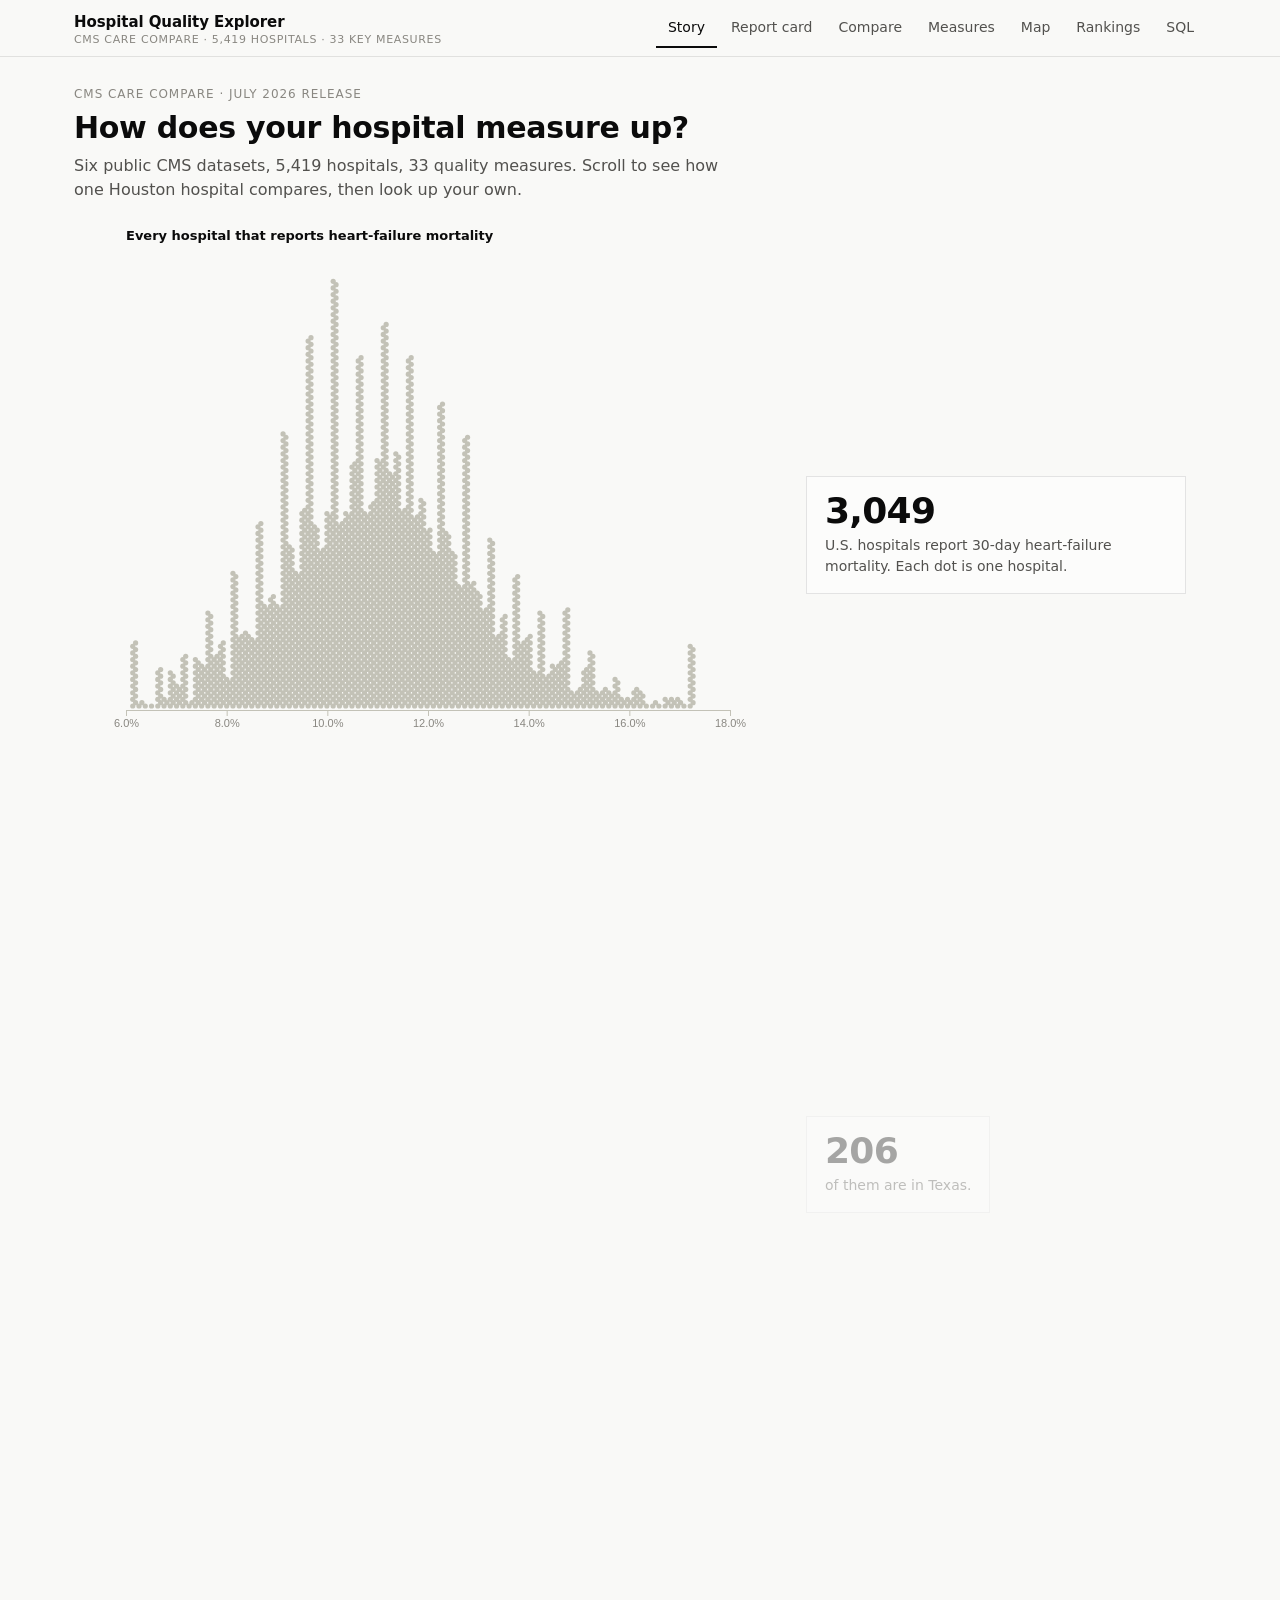
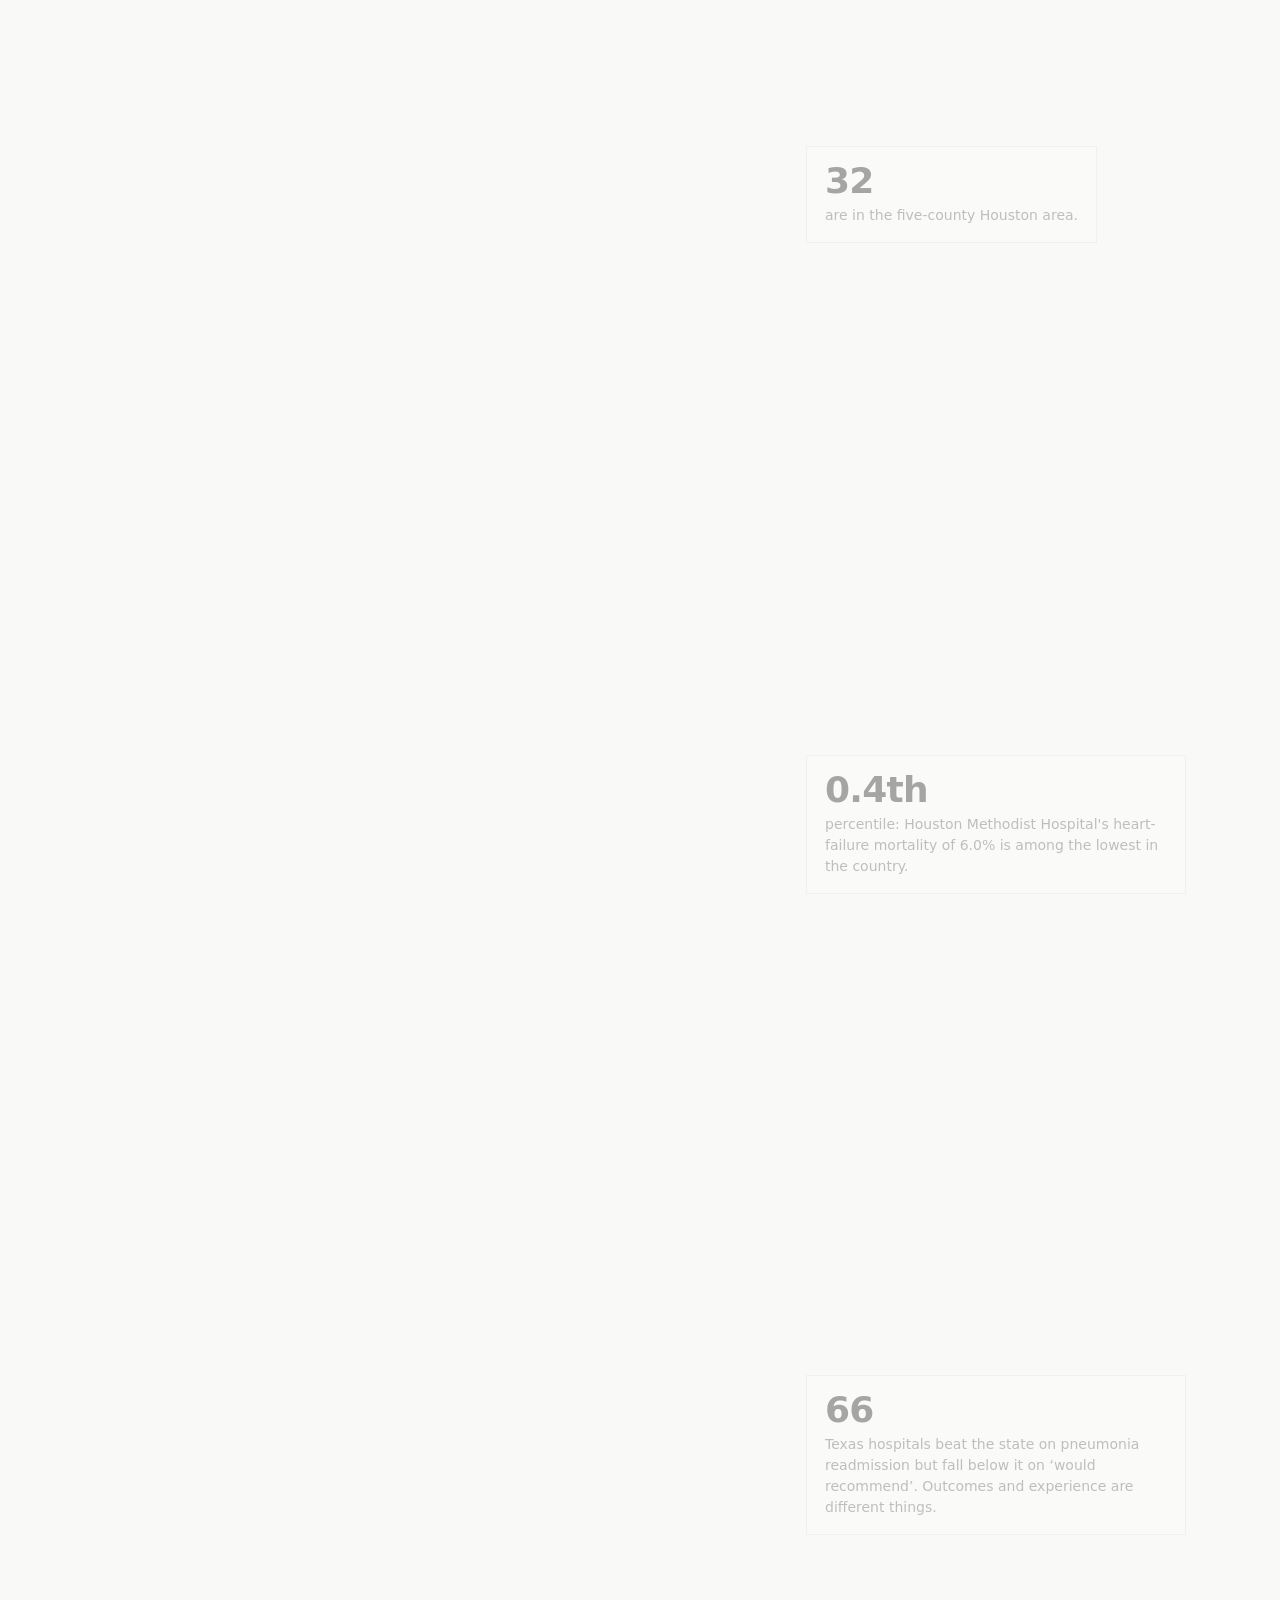
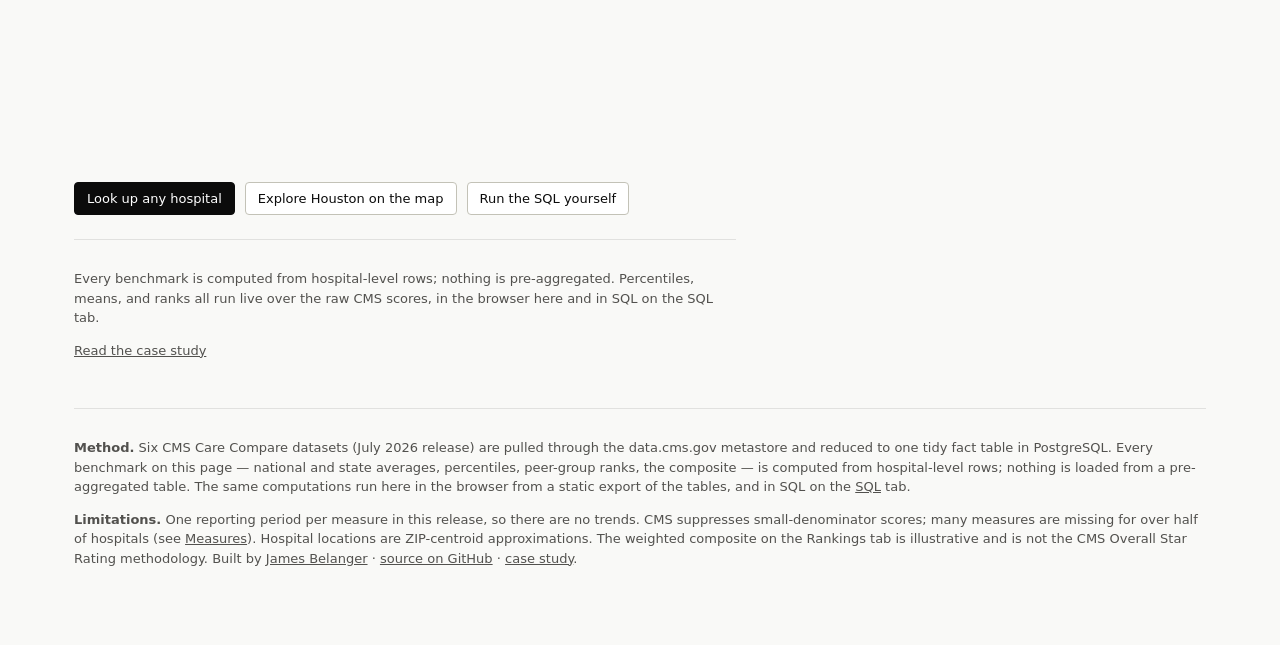
<file: dashboard/explorer/index.html>
<!doctype html>
<html lang="en">
<head>
<meta charset="utf-8">
<meta name="viewport" content="width=device-width,initial-scale=1">
<title>Hospital Quality Explorer — any U.S. hospital against its peers</title>
<meta name="description" content="Look up any of 5,419 U.S. hospitals and see how it compares on 33 CMS quality measures against national, state, and custom peer groups. Built from six CMS Care Compare datasets with PostgreSQL, SQL, and D3.">
<link rel="icon" href="/favicon.svg" type="image/svg+xml">
<link rel="stylesheet" href="app.css">
<script src="vendor/d3.v7.min.js"></script>
<script src="vendor/topojson-client.min.js"></script>
</head>
<body>
<div class="topbar"><div class="wrap">
  <a class="brand" href="#/story">Hospital Quality Explorer<small>CMS Care Compare · 5,419 hospitals · 33 key measures</small></a>
  <nav class="tabs" id="tabs">
    <a href="#/story" data-view="story">Story</a>
    <a href="#/report" data-view="report">Report card</a>
    <a href="#/compare" data-view="compare">Compare</a>
    <a href="#/measures" data-view="measures">Measures</a>
    <a href="#/map" data-view="map">Map</a>
    <a href="#/rankings" data-view="rankings">Rankings</a>
    <a href="#/sql" data-view="sql">SQL</a>
  </nav>
</div></div>
<div class="peerbar" id="peerbar" style="display:none"><div class="wrap">
  <label>Peer group <select id="scope"></select></label>
  <label>Ownership <select id="f-own"><option value="">any</option></select></label>
  <label>Type <select id="f-type"><option value="">any</option></select></label>
  <label><input type="checkbox" id="f-er"> Emergency dept only</label>
  <span class="count" id="peercount"></span>
</div></div>
<main><div class="wrap">
  <div id="loading" class="loading">Loading 5,419 hospitals and 103,870 scores…</div>
  <section class="view" id="view-story"></section>
  <section class="view" id="view-report"></section>
  <section class="view" id="view-compare"></section>
  <section class="view" id="view-measures"></section>
  <section class="view" id="view-map"></section>
  <section class="view" id="view-rankings"></section>
  <section class="view" id="view-sql"></section>
  <footer>
    <p><b>Method.</b> Six CMS Care Compare datasets (July 2026 release) are pulled through the data.cms.gov metastore and reduced to one tidy fact table in PostgreSQL. Every benchmark on this page — national and state averages, percentiles, peer-group ranks, the composite — is computed from hospital-level rows; nothing is loaded from a pre-aggregated table. The same computations run here in the browser from a static export of the tables, and in SQL on the <a href="#/sql">SQL</a> tab.</p>
    <p><b>Limitations.</b> One reporting period per measure in this release, so there are no trends. CMS suppresses small-denominator scores; many measures are missing for over half of hospitals (see <a href="#/measures">Measures</a>). Hospital locations are ZIP-centroid approximations. The weighted composite on the Rankings tab is illustrative and is not the CMS Overall Star Rating methodology. Built by <a href="https://jamesbelanger.com">James Belanger</a> · <a href="https://github.com/JamesBelanger/hospital-quality-dashboard">source on GitHub</a> · <a href="https://jamesbelanger.com/projects/hospital-quality/">case study</a>.</p>
  </footer>
</div></main>
<script type="module" src="js/main.js"></script>
</body>
</html>
</file>
<file: dashboard/explorer/app.css>
:root{--surface:#fcfcfb;--page:#f9f9f7;--ink:#0b0b0b;--ink2:#52514e;--muted:#898781;--grid:#e1e0d9;--axis:#c3c2b7;--blue:#2a78d6;--blue-soft:#cde2fb;--deemph:#c3c2b7;--border:rgba(11,11,11,.10);--good:#1f7a4d;--warn:#a05a00;--bad:#b3261e}
*{box-sizing:border-box}
html{background:var(--page);scroll-behavior:smooth}
body{margin:0;font:15px/1.5 system-ui,-apple-system,"Segoe UI",Roboto,Helvetica,Arial,sans-serif;color:var(--ink);background:var(--page)}
a{color:var(--ink2)} button{font:inherit}
.wrap{max-width:1180px;margin:0 auto;padding:0 24px}
/* top bar */
.topbar{position:sticky;top:0;z-index:20;background:var(--page);border-bottom:1px solid var(--border)}
.topbar .wrap{display:flex;align-items:center;gap:22px;height:56px}
.brand{font-weight:650;letter-spacing:-.005em;text-decoration:none;color:var(--ink);white-space:nowrap}
.brand small{display:block;font-weight:400;font-size:11px;color:var(--muted);letter-spacing:.06em;text-transform:uppercase;line-height:1}
nav.tabs{display:flex;gap:2px;margin-left:auto;overflow:auto}
nav.tabs a{padding:8px 12px;font-size:14px;color:var(--ink2);text-decoration:none;border-bottom:2px solid transparent;white-space:nowrap}
nav.tabs a.active{color:var(--ink);border-bottom-color:var(--ink)}
nav.tabs a:hover{color:var(--ink)}
/* peer bar */
.peerbar{background:var(--surface);border-bottom:1px solid var(--border)}
.peerbar .wrap{display:flex;flex-wrap:wrap;align-items:center;gap:10px 18px;padding:10px 24px;font-size:13px}
.peerbar label{display:flex;align-items:center;gap:6px;color:var(--ink2)}
select,.search{font:inherit;font-size:13px;padding:6px 8px;border:1px solid var(--axis);border-radius:4px;background:#fff;color:var(--ink)}
select:focus,.search:focus{outline:2px solid var(--blue-soft);border-color:var(--blue)}
.peerbar .count{margin-left:auto;color:var(--muted)}
/* layout */
main{padding:28px 0 64px}
.view{display:none}.view.active{display:block}
h1{font-size:30px;line-height:1.15;letter-spacing:-.01em;margin:0 0 8px;font-weight:650}
h2{font-size:20px;margin:0 0 4px;font-weight:650;letter-spacing:-.005em}
h3{font-size:15px;margin:0 0 4px;font-weight:600}
.dek{font-size:16px;color:var(--ink2);max-width:66ch;margin:0 0 18px}
.sub{margin:0 0 14px;color:var(--ink2);font-size:14px;max-width:80ch}
.kicker{font-size:12px;letter-spacing:.08em;text-transform:uppercase;color:var(--muted);margin:0 0 8px}
.card{background:var(--surface);border:1px solid var(--border);padding:16px 18px;margin-bottom:18px}
.card.flush{padding:0}
.row{display:flex;flex-wrap:wrap;gap:12px;align-items:center}
.grid2{display:grid;grid-template-columns:1fr 1fr;gap:18px}
.grid3{display:grid;grid-template-columns:repeat(3,1fr);gap:18px}
.controls{display:flex;flex-wrap:wrap;gap:10px 16px;align-items:center;margin-bottom:12px;font-size:13px;color:var(--ink2)}
.controls label{display:flex;align-items:center;gap:6px}
.btn,.btn-ghost{border:1px solid var(--axis);background:#fff;color:var(--ink);padding:6px 12px;border-radius:4px;cursor:pointer;font-size:13px}
.btn:hover,.btn-ghost:hover{border-color:var(--ink2)}
.btn.primary{background:var(--ink);color:#fff;border-color:var(--ink)}
.btn-ghost{background:transparent;color:var(--ink2)}
.btn-ghost.small{padding:2px 8px;font-size:12px}
.chip{display:inline-block;padding:2px 8px;border:1px solid var(--axis);border-radius:999px;font-size:12px;color:var(--ink2);background:#fff;cursor:pointer}
.chip.on{background:var(--ink);color:#fff;border-color:var(--ink)}
/* search */
.searchwrap{position:relative;flex:1;min-width:260px;max-width:560px}
.search{width:100%;padding:10px 12px;font-size:15px}
.search-list{position:absolute;z-index:30;left:0;right:0;top:100%;background:#fff;border:1px solid var(--axis);border-top:0;max-height:360px;overflow:auto;display:none;box-shadow:0 8px 24px rgba(0,0,0,.06)}
.search-item{padding:8px 12px;cursor:pointer;display:flex;justify-content:space-between;gap:12px;font-size:14px}
.search-item.cur,.search-item:hover{background:var(--page)}
.search-meta{color:var(--muted);font-size:12px;white-space:nowrap}
/* tooltip */
.tip{position:fixed;z-index:50;display:none;background:var(--ink);color:#fff;padding:8px 10px;font-size:12px;line-height:1.4;max-width:300px;pointer-events:none;border-radius:3px}
.tip b{font-weight:600}.tip-sub{color:#cfcfcf}
/* badges */
.badge{display:inline-block;font-size:11px;font-weight:600;padding:1px 7px;border-radius:999px;border:1px solid;white-space:nowrap}
.badge.good{color:var(--good);border-color:var(--good)} .badge.ok{color:#2a5ea3;border-color:#2a5ea3}
.badge.low{color:var(--warn);border-color:var(--warn)} .badge.poor{color:var(--bad);border-color:var(--bad)}
.badge.na{color:var(--muted);border-color:var(--axis)}
/* sql drawer */
.sqlwrap{margin-top:10px}
.sqldrawer{margin-top:8px;border:1px solid var(--border);background:#fff}
.sqlmeta{display:flex;justify-content:space-between;align-items:center;padding:6px 10px;font-size:12px;color:var(--muted);border-bottom:1px solid var(--border)}
pre.code{margin:0;padding:12px 14px;font:12.5px/1.5 ui-monospace,SFMono-Regular,Menlo,Consolas,monospace;color:var(--ink);overflow:auto;max-height:420px;white-space:pre}
/* tables */
table.data{width:100%;border-collapse:collapse;font-size:13px}
table.data th{text-align:left;font-weight:600;padding:8px 10px 8px 0;border-bottom:1px solid var(--axis);color:var(--ink);vertical-align:bottom;position:sticky;top:0;background:var(--surface);cursor:pointer;white-space:nowrap}
table.data th .dir{display:block;font-weight:400;font-size:11px;color:var(--muted)}
table.data td{padding:7px 10px 7px 0;border-bottom:1px solid var(--grid);color:var(--ink2);font-variant-numeric:tabular-nums;vertical-align:middle}
table.data td.name{color:var(--ink);font-weight:500}
table.data td .meta{display:block;font-size:11.5px;color:var(--muted);font-weight:400}
table.data tr.hl td{background:var(--blue-soft)}
table.data tr:hover td{background:var(--page)}
.tablewrap{overflow:auto;max-height:560px}
.cell{display:flex;align-items:center;gap:8px}.cell .track{flex:1;display:block;height:10px}.cell .bar{display:block;height:10px;border-radius:0 3px 3px 0;background:var(--deemph)}.cell .bar.emph{background:var(--blue)}.cell .v{width:52px;text-align:right;color:var(--ink);font-size:12.5px}
.caption{font-size:12px;color:var(--muted);margin:10px 0 0}
.key{display:inline-block;width:12px;height:9px;vertical-align:middle;margin-right:4px}.key.emph{background:var(--blue)}.key.ctx{background:var(--deemph)}
/* report card */
.rc-head{display:grid;grid-template-columns:2fr 1fr;gap:24px;align-items:start}
.rc-head .name{font-size:26px;font-weight:650;letter-spacing:-.01em;line-height:1.15}
.rc-head .meta{color:var(--ink2);margin-top:4px;font-size:14px}
.rc-kpis{display:grid;grid-template-columns:repeat(3,1fr);gap:0;border-top:1px solid var(--border);margin-top:14px}
.rc-kpi{padding:12px 14px 12px 0;border-right:1px solid var(--border)}.rc-kpi:last-child{border-right:0}.rc-kpi+.rc-kpi{padding-left:14px}
.rc-kpi .v{font-size:26px;font-weight:650;line-height:1.1;letter-spacing:-.01em}.rc-kpi .l{font-size:12.5px;color:var(--ink2);margin-top:3px}
.rc-group{margin-top:22px}
.rc-group h3{display:flex;align-items:baseline;gap:10px}.rc-group h3 span{font-weight:400;color:var(--muted);font-size:12px}
.rc-row{display:grid;grid-template-columns:200px 1fr 90px 110px;gap:14px;align-items:center;padding:7px 0;border-bottom:1px solid var(--grid)}
.rc-row .lbl{font-size:13.5px;color:var(--ink)}.rc-row .lbl small{display:block;color:var(--muted);font-size:11px}
.rc-row .val{text-align:right;font-variant-numeric:tabular-nums;font-weight:600;color:var(--ink)}
.rc-row .strip{height:34px}
.rc-row.na .val,.rc-row.na .lbl{color:var(--muted)}
/* measures explorer */
.mlist{max-height:520px;overflow:auto;border:1px solid var(--border);background:#fff}
.mlist div{padding:7px 10px;border-bottom:1px solid var(--grid);cursor:pointer;font-size:13px;display:flex;justify-content:space-between;gap:10px}
.mlist div:hover,.mlist div.cur{background:var(--blue-soft)}
.mlist .n{color:var(--muted);white-space:nowrap;font-size:12px}
.toplist{font-size:13px}.toplist li{display:flex;justify-content:space-between;gap:10px;padding:4px 0;border-bottom:1px solid var(--grid)}
.toplist li span:last-child{font-variant-numeric:tabular-nums;color:var(--ink)}.toplist li a{color:var(--ink);text-decoration:none;cursor:pointer}.toplist li a:hover{text-decoration:underline}
.missbar{height:8px;background:var(--grid);position:relative}.missbar span{position:absolute;left:0;top:0;bottom:0;background:var(--blue)}
/* sliders */
.sliders{display:grid;grid-template-columns:repeat(5,1fr);gap:16px}
.slider label{display:block;font-size:13px;color:var(--ink);font-weight:500}.slider small{color:var(--muted);font-weight:400}
.slider input[type=range]{width:100%;accent-color:var(--ink)}
.note{font-size:12.5px;color:var(--ink2);border-left:2px solid var(--axis);padding:4px 10px;margin:10px 0}
/* map */
.maplegend{display:flex;align-items:center;gap:8px;font-size:12px;color:var(--ink2)}
.maplegend .ramp{display:flex}.maplegend .ramp span{width:18px;height:10px}
/* console */
.console{display:grid;grid-template-columns:260px 1fr;gap:18px}
.presets{max-height:560px;overflow:auto;border:1px solid var(--border);background:#fff}
.presets div{padding:8px 10px;border-bottom:1px solid var(--grid);cursor:pointer;font-size:13px}.presets div:hover,.presets div.cur{background:var(--blue-soft)}
.presets small{display:block;color:var(--muted);font-size:11px}
textarea.editor{width:100%;min-height:200px;font:13px/1.5 ui-monospace,SFMono-Regular,Menlo,Consolas,monospace;padding:12px;border:1px solid var(--axis);background:#fff;color:var(--ink);resize:vertical;tab-size:2}
.status{font-size:12.5px;color:var(--muted);margin:8px 0}
.status.err{color:var(--bad)}
.results{overflow:auto;max-height:520px;border:1px solid var(--border);background:#fff}
.results table{font-size:12.5px;border-collapse:collapse;min-width:100%}.results th,.results td{padding:5px 10px;border-bottom:1px solid var(--grid);white-space:nowrap;text-align:left}.results th{position:sticky;top:0;background:var(--surface);font-weight:600}
.results td.num{text-align:right;font-variant-numeric:tabular-nums}
/* story */
.story{position:relative}
.story .sticky{position:sticky;top:72px;height:calc(100vh - 100px);min-height:420px;display:flex;flex-direction:column}
.story .steps{position:relative;z-index:2;pointer-events:none}
.story .step{min-height:70vh;display:flex;align-items:center;pointer-events:none}
.story .step > div{background:var(--surface);border:1px solid var(--border);padding:16px 18px;max-width:380px;pointer-events:auto;opacity:.35;transition:opacity .3s}
.story .step.on > div{opacity:1}
.story .step .big{font-size:36px;font-weight:650;letter-spacing:-.02em;line-height:1;margin-bottom:6px}
.story .step p{margin:0;font-size:14px;color:var(--ink2)}
.story .layout{display:grid;grid-template-columns:1fr 400px;gap:24px}
.story .cta{display:flex;gap:10px;flex-wrap:wrap;margin-top:12px}
.storyfoot{margin-top:24px;padding-top:16px;border-top:1px solid var(--border);color:var(--ink2);font-size:13px;max-width:80ch}
footer{margin-top:48px;padding-top:16px;border-top:1px solid var(--border);font-size:13px;color:var(--ink2)}
.loading{padding:60px 0;color:var(--muted);text-align:center}
@media (max-width:820px){.topbar .wrap{flex-wrap:wrap;height:auto;padding:8px 16px;gap:6px 14px}nav.tabs{margin-left:0;width:100%}nav.tabs a{padding:6px 9px;font-size:13px}.peerbar .wrap{padding:8px 16px;gap:8px 12px}.peerbar select{max-width:200px}.wrap{padding:0 16px}.grid2,.grid3,.console,.story .layout,.rc-head{grid-template-columns:1fr}.sliders{grid-template-columns:1fr 1fr}.rc-row{grid-template-columns:1fr 1fr;grid-template-areas:"l v" "s b"}.rc-row .lbl{grid-area:l}.rc-row .val{grid-area:v}.rc-row .strip{grid-area:s}.rc-row .bdg{grid-area:b}.rc-kpis{grid-template-columns:1fr}.rc-kpi{border-right:0;border-bottom:1px solid var(--border);padding-left:0}.story .sticky{position:static;height:auto}.story .step{min-height:0;margin:12px 0}}
</file>
